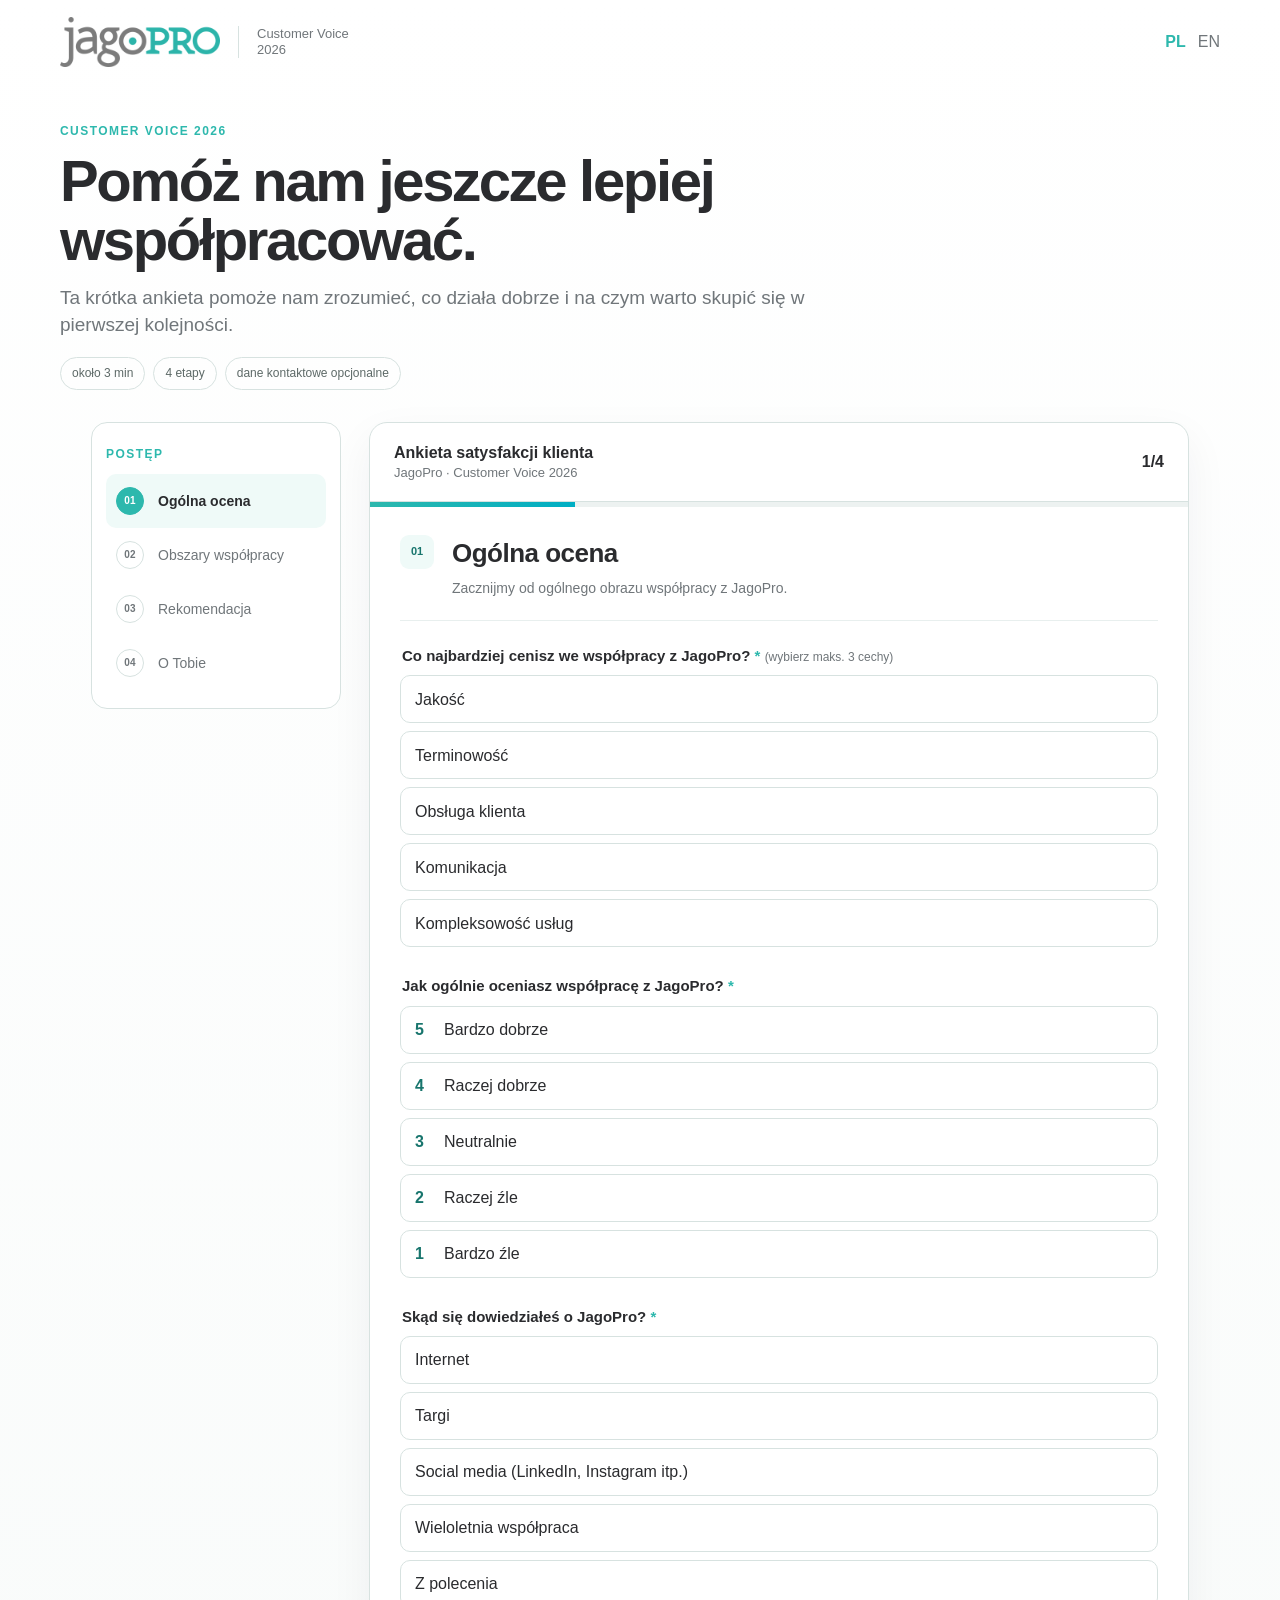
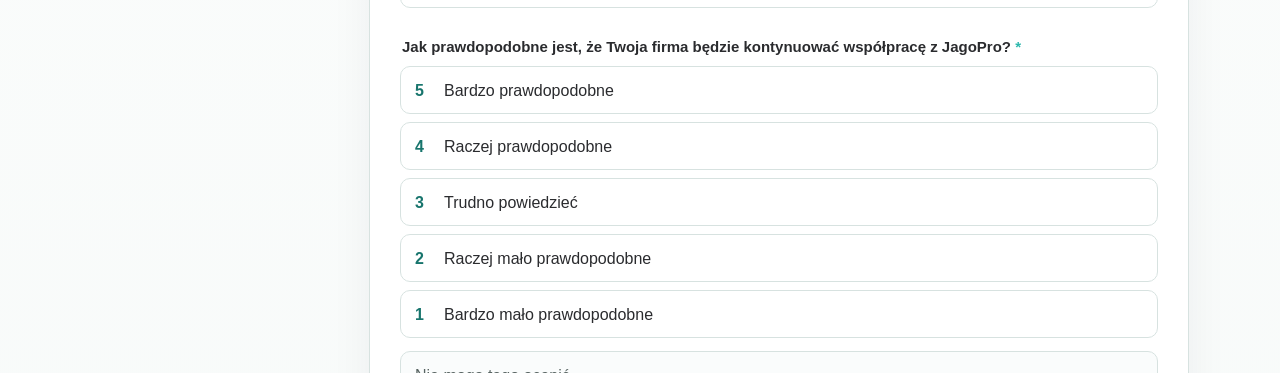
<file: index.html>
<!doctype html><html lang="pl"><head><meta charset="utf-8"><meta name="viewport" content="width=device-width,initial-scale=1"><meta http-equiv="refresh" content="0;url=pl.html"><title>JagoPro Customer Voice</title></head><body><a href="pl.html">Przejdź do ankiety / Open survey</a></body></html>
</file>
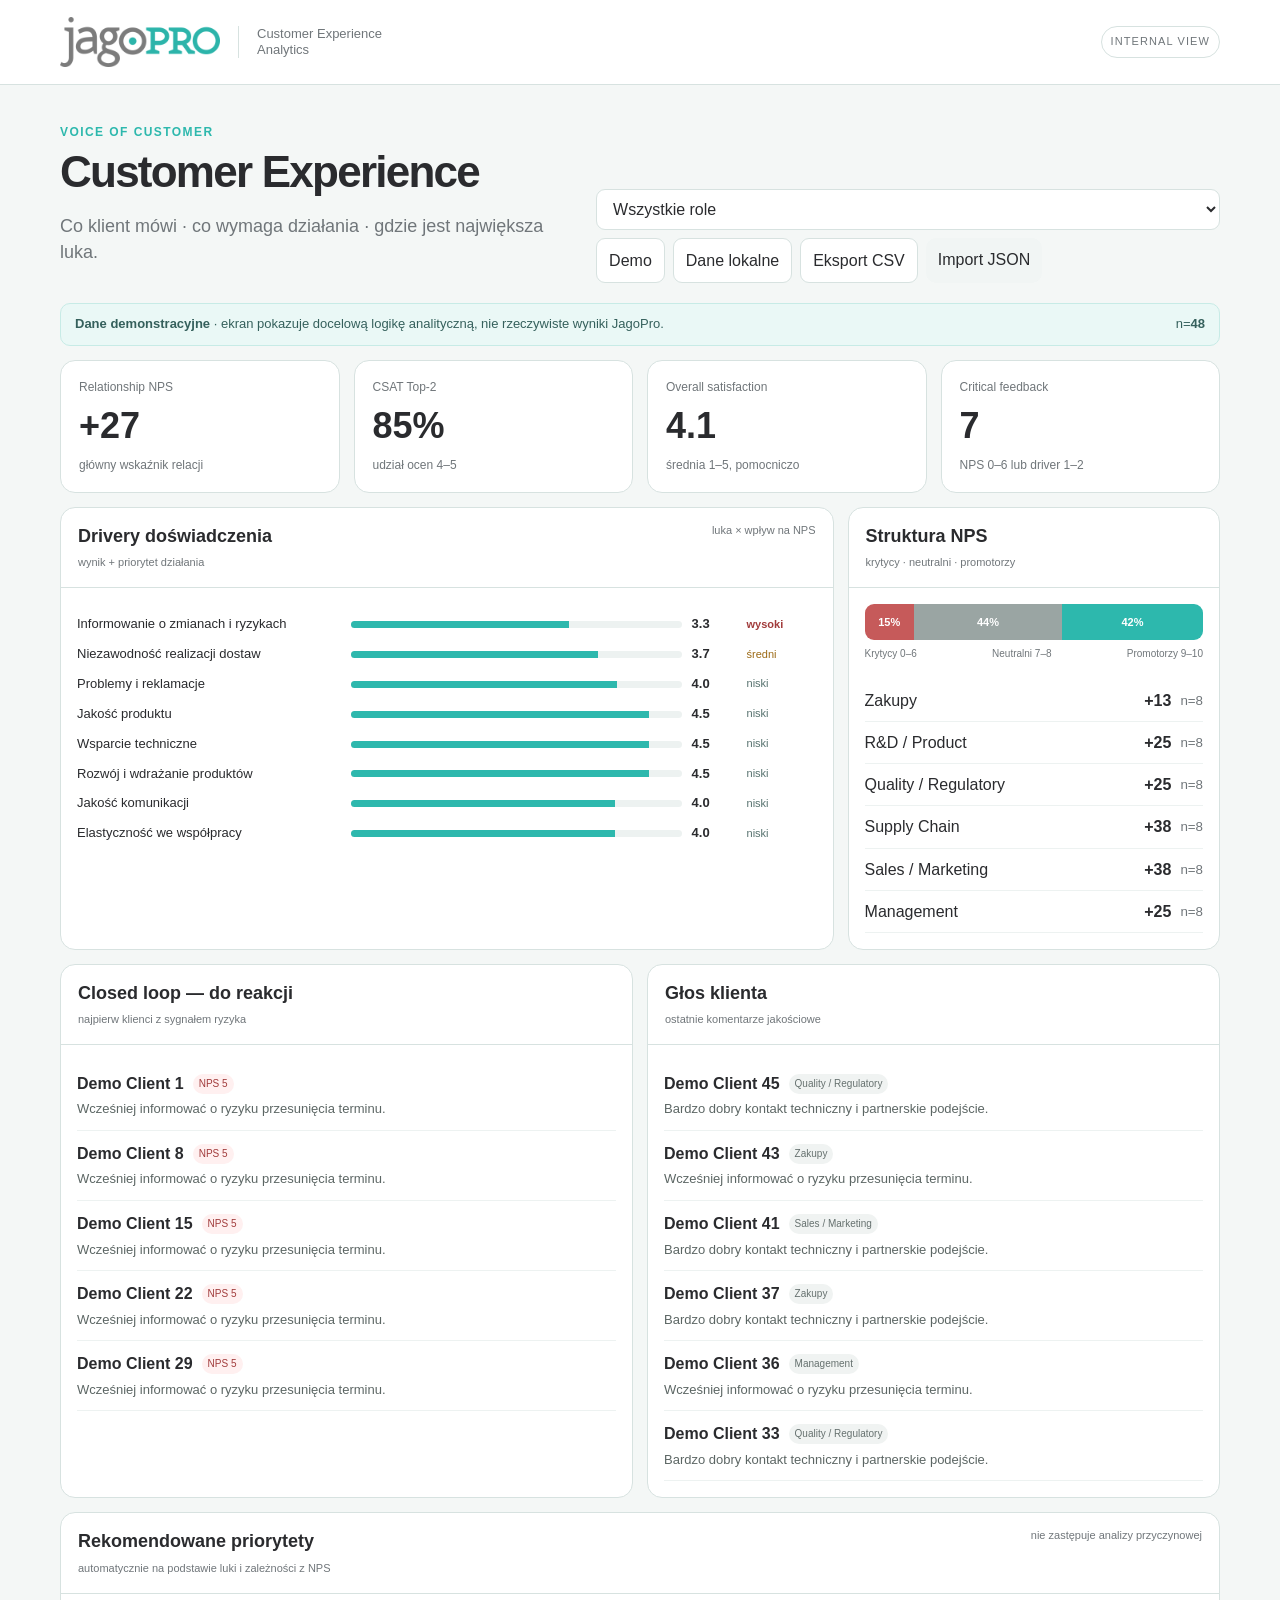
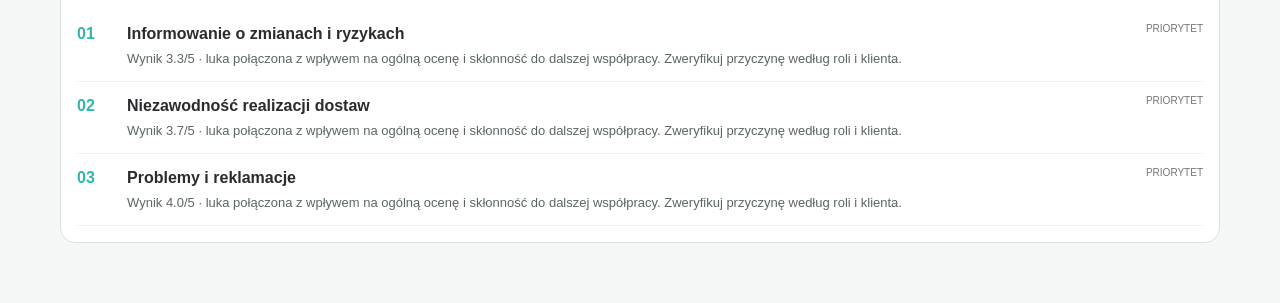
<file: analytics.html>
<!doctype html>
<html lang="pl">
<head>
  <meta charset="utf-8">
  <meta name="viewport" content="width=device-width,initial-scale=1">
  <meta name="theme-color" content="#ffffff">
  <title>JagoPro — Customer Experience Analytics</title>
  <link rel="stylesheet" href="assets/styles.css">
</head>
<body class="admin-body">
  <header class="admin-top">
    <div class="shell topbar">
      <div class="brand">
        <img class="logo" src="assets/jagopro-logo.png" alt="JagoPro">
        <div class="brandline"></div>
        <div class="brandcopy">Customer Experience<br>Analytics</div>
      </div>
      <span class="admin-badge">INTERNAL VIEW</span>
    </div>
  </header>

  <main class="shell analytics-main">
    <div class="analytics-head">
      <div>
        <span class="eyebrow">Voice of Customer</span>
        <h1>Customer Experience</h1>
        <p>Co klient mówi · co wymaga działania · gdzie jest największa luka.</p>
      </div>
      <div class="toolbar">
        <select id="role-filter" aria-label="Filtr roli">
          <option value="all">Wszystkie role</option>
          <option value="procurement">Zakupy</option>
          <option value="rd">R&amp;D / Product</option>
          <option value="quality">Quality / Regulatory</option>
          <option value="supply">Supply Chain</option>
          <option value="sales">Sales / Marketing</option>
          <option value="management">Management</option>
        </select>
        <button id="demo-btn" type="button">Demo</button>
        <button id="local-btn" type="button">Dane lokalne</button>
        <button id="export-btn" type="button">Eksport CSV</button>
        <label class="btn btn-secondary" style="min-width:auto;padding:10px 12px">Import JSON<input id="import-file" type="file" accept="application/json" hidden></label>
      </div>
    </div>

    <div class="demo-strip">
      <div><strong id="data-source">Dane demonstracyjne</strong> · ekran pokazuje docelową logikę analityczną, nie rzeczywiste wyniki JagoPro.</div>
      <div>n=<strong id="response-count">0</strong></div>
    </div>

    <section class="kpi-grid">
      <article class="panel kpi"><div class="kpi-label">Relationship NPS</div><div id="kpi-nps" class="kpi-value">—</div><div class="kpi-sub">główny wskaźnik relacji</div></article>
      <article class="panel kpi"><div class="kpi-label">CSAT Top-2</div><div id="kpi-csat" class="kpi-value">—</div><div class="kpi-sub">udział ocen 4–5</div></article>
      <article class="panel kpi"><div class="kpi-label">Overall satisfaction</div><div id="kpi-overall" class="kpi-value">—</div><div class="kpi-sub">średnia 1–5, pomocniczo</div></article>
      <article class="panel kpi"><div class="kpi-label">Critical feedback</div><div id="kpi-critical" class="kpi-value">—</div><div class="kpi-sub">NPS 0–6 lub driver 1–2</div></article>
    </section>

    <section class="analytics-grid">
      <article class="panel">
        <div class="panel-head"><div><h3>Drivery doświadczenia</h3><span>wynik + priorytet działania</span></div><span>luka × wpływ na NPS</span></div>
        <div class="panel-body"><div id="driver-list" class="driver-list"></div></div>
      </article>
      <article class="panel">
        <div class="panel-head"><div><h3>Struktura NPS</h3><span>krytycy · neutralni · promotorzy</span></div></div>
        <div class="panel-body">
          <div id="nps-stack" class="nps-stack"><div class="nps-d"></div><div class="nps-p"></div><div class="nps-r"></div></div>
          <div class="nps-legend-admin"><span>Krytycy 0–6</span><span>Neutralni 7–8</span><span>Promotorzy 9–10</span></div>
          <div id="role-list" class="role-list"></div>
        </div>
      </article>
    </section>

    <section class="full-grid">
      <article class="panel">
        <div class="panel-head"><div><h3>Closed loop — do reakcji</h3><span>najpierw klienci z sygnałem ryzyka</span></div></div>
        <div class="panel-body"><div id="alert-list" class="alert-list"></div></div>
      </article>
      <article class="panel">
        <div class="panel-head"><div><h3>Głos klienta</h3><span>ostatnie komentarze jakościowe</span></div></div>
        <div class="panel-body"><div id="comment-list" class="comment-list"></div></div>
      </article>
    </section>

    <section class="panel" style="margin-top:14px">
      <div class="panel-head"><div><h3>Rekomendowane priorytety</h3><span>automatycznie na podstawie luki i zależności z NPS</span></div><span>nie zastępuje analizy przyczynowej</span></div>
      <div class="panel-body"><div id="action-list" class="action-list"></div></div>
    </section>
  </main>

  <script src="assets/config.js"></script>
  <script src="assets/analytics.js"></script>
</body>
</html>
</file>
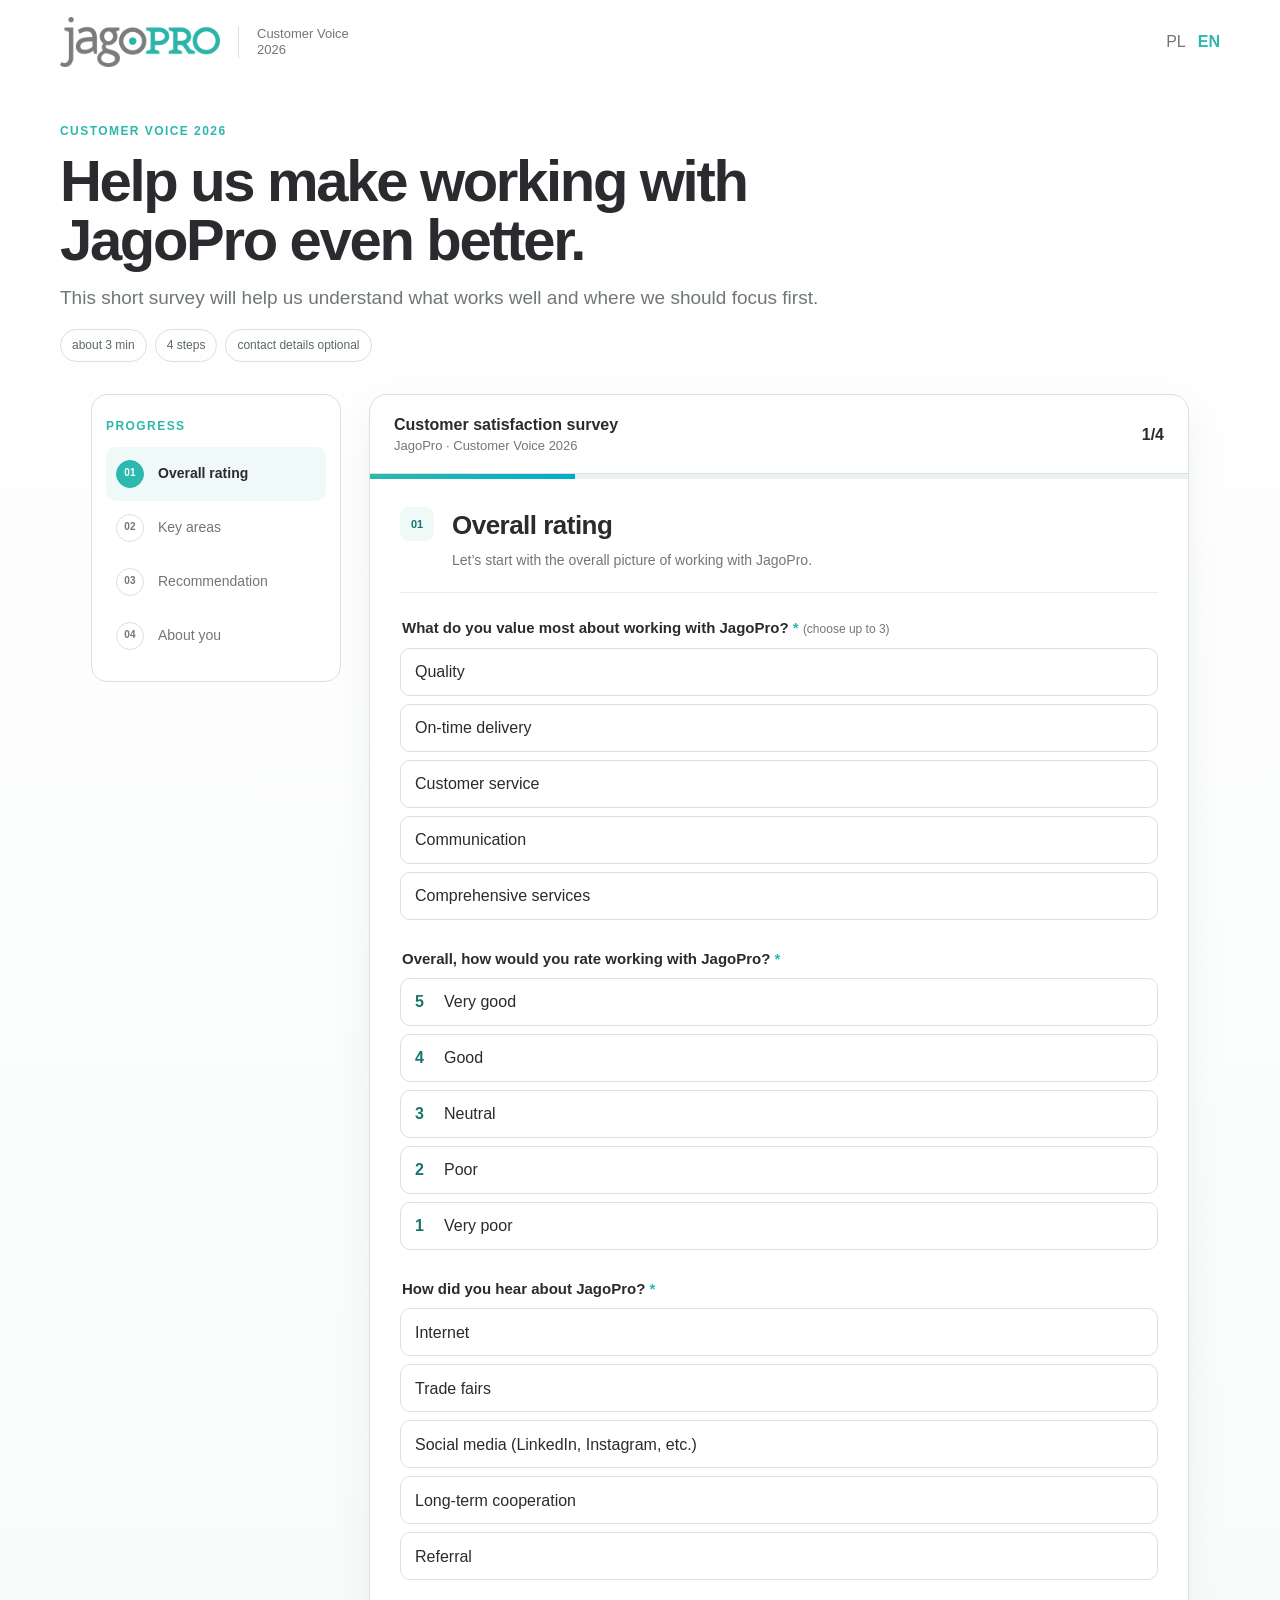
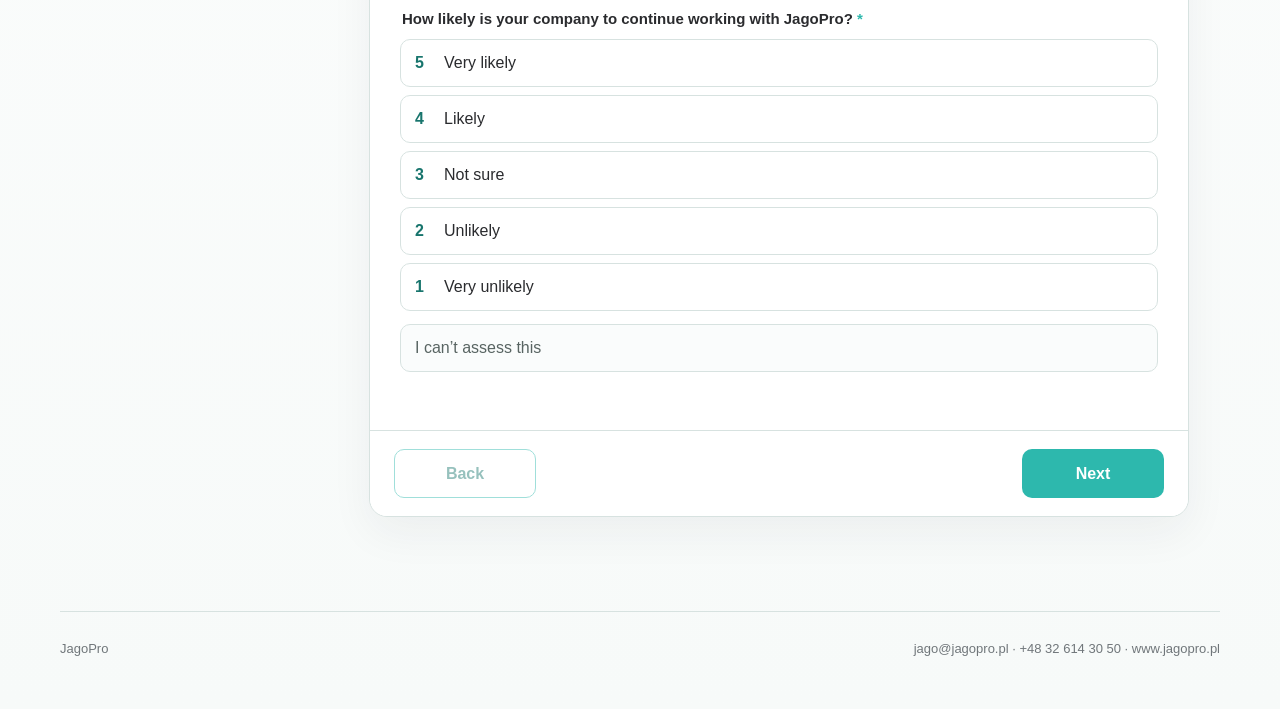
<file: en.html>
<!doctype html>
<html lang="en">
<head>
  <meta charset="utf-8">
  <meta name="viewport" content="width=device-width,initial-scale=1,viewport-fit=cover">
  <meta name="theme-color" content="#ffffff">
  <title>JagoPro — Customer Voice 2026</title>
  <link rel="stylesheet" href="assets/styles.css?v=2.0">
  <link rel="stylesheet" href="assets/survey-v2.css?v=2.0">
</head>
<body data-lang="en">
<header>
  <div class="shell topbar">
    <div class="brand">
      <img class="logo" src="assets/jagopro-logo.png" alt="JagoPro">
      <div class="brandline"></div>
      <div class="brandcopy">Customer Voice<br>2026</div>
    </div>
    <nav class="lang" aria-label="Language"><a href="pl.html">PL</a><a class="active" href="en.html" aria-current="page">EN</a></nav>
  </div>
</header>

<main class="shell survey-page">
  <section class="survey-hero">
    <span class="eyebrow">Customer Voice 2026</span>
    <h1>Help us make working with JagoPro even better.</h1>
    <p>This short survey will help us understand what works well and where we should focus first.</p>
    <div class="survey-meta" aria-label="Survey information">
      <span>about 3 min</span><span>4 steps</span><span>contact details optional</span>
    </div>
  </section>

  <section class="survey-layout survey-layout-v2">
    <aside class="steps steps-v2" aria-label="Survey steps">
      <span class="eyebrow">Progress</span>
      <ol>
        <li><button type="button" class="step-button active" data-step="0"><span class="step-number">01</span><span>Overall rating</span></button></li>
        <li><button type="button" class="step-button" data-step="1" disabled><span class="step-number">02</span><span>Key areas</span></button></li>
        <li><button type="button" class="step-button" data-step="2" disabled><span class="step-number">03</span><span>Recommendation</span></button></li>
        <li><button type="button" class="step-button" data-step="3" disabled><span class="step-number">04</span><span>About you</span></button></li>
      </ol>
    </aside>

    <div class="mobile-stepbar" aria-live="polite">
      <div><span id="mobile-step-count">1 of 4</span><strong id="mobile-step-title">Overall rating</strong></div>
      <div class="mobile-dots" aria-hidden="true"><i class="active"></i><i></i><i></i><i></i></div>
    </div>

    <div class="card survey-card-v2">
      <div id="form-body-wrap">
        <div class="card-head card-head-v2">
          <div><b>Customer satisfaction survey</b><div class="hint">JagoPro · Customer Voice 2026</div></div>
          <b id="step-count">1/4</b>
        </div>
        <div class="progress" aria-hidden="true"><span id="progress-fill"></span></div>

        <form id="feedback-form" novalidate>
          <div class="form-body form-body-v2">
            <section class="section active" data-title="Overall rating">
              <div class="section-heading">
                <span class="section-kicker">01</span>
                <div><h2>Overall rating</h2><p>Let’s start with the overall picture of working with JagoPro.</p></div>
              </div>

              <fieldset class="question question-fieldset" data-required-group="valued_features" data-max-choices="3">
                <legend class="q-label">What do you value most about working with JagoPro? <span class="required">*</span> <span class="optional">(choose up to 3)</span></legend>
                <div class="choice-list">
                  <label><input type="checkbox" name="valued_features" value="quality"><span>Quality</span></label>
                  <label><input type="checkbox" name="valued_features" value="delivery"><span>On-time delivery</span></label>
                  <label><input type="checkbox" name="valued_features" value="customer_service"><span>Customer service</span></label>
                  <label><input type="checkbox" name="valued_features" value="communication"><span>Communication</span></label>
                  <label><input type="checkbox" name="valued_features" value="comprehensive_services"><span>Comprehensive services</span></label>
                </div>
              </fieldset>

              <fieldset class="question question-fieldset" data-required-group="overall">
                <legend class="q-label">Overall, how would you rate working with JagoPro? <span class="required">*</span></legend>
                <div class="choice-list">
                  <label><input type="radio" name="overall" value="5"><span><b>5</b> Very good</span></label>
                  <label><input type="radio" name="overall" value="4"><span><b>4</b> Good</span></label>
                  <label><input type="radio" name="overall" value="3"><span><b>3</b> Neutral</span></label>
                  <label><input type="radio" name="overall" value="2"><span><b>2</b> Poor</span></label>
                  <label><input type="radio" name="overall" value="1"><span><b>1</b> Very poor</span></label>
                </div>
              </fieldset>

              <fieldset class="question question-fieldset" data-required-group="source">
                <legend class="q-label">How did you hear about JagoPro? <span class="required">*</span></legend>
                <div class="choice-list">
                  <label><input type="radio" name="source" value="internet"><span>Internet</span></label>
                  <label><input type="radio" name="source" value="trade_fairs"><span>Trade fairs</span></label>
                  <label><input type="radio" name="source" value="social_media"><span>Social media (LinkedIn, Instagram, etc.)</span></label>
                  <label><input type="radio" name="source" value="long_term_cooperation"><span>Long-term cooperation</span></label>
                  <label><input type="radio" name="source" value="referral"><span>Referral</span></label>
                </div>
              </fieldset>

              <div class="question" id="referral-source-wrap" hidden>
                <label class="q-label" for="referral_source">Who referred you to us?</label>
                <input id="referral_source" name="referral_source" type="text" placeholder="e.g. friend, business partner">
              </div>

              <fieldset class="question question-fieldset" data-required-group="future_relationship">
                <legend class="q-label">How likely is your company to continue working with JagoPro? <span class="required">*</span></legend>
                <div class="choice-list compact-choice-list">
                  <label><input type="radio" name="future_relationship" value="5"><span><b>5</b> Very likely</span></label>
                  <label><input type="radio" name="future_relationship" value="4"><span><b>4</b> Likely</span></label>
                  <label><input type="radio" name="future_relationship" value="3"><span><b>3</b> Not sure</span></label>
                  <label><input type="radio" name="future_relationship" value="2"><span><b>2</b> Unlikely</span></label>
                  <label><input type="radio" name="future_relationship" value="1"><span><b>1</b> Very unlikely</span></label>
                  <label class="neutral-choice-v2"><input type="radio" name="future_relationship" value="na"><span>I can’t assess this</span></label>
                </div>
              </fieldset>
            </section>

            <section class="section" data-title="Key areas">
              <div class="section-heading">
                <span class="section-kicker">02</span>
                <div><h2>How do you rate the individual areas of cooperation?</h2><p>Rate each area on a scale from 1 to 5.</p></div>
              </div>
              <div class="scale-key"><span><b>5</b> very good</span><span><b>3</b> neutral</span><span><b>1</b> very poor</span></div>

              <div class="driver-grid">
                <fieldset class="driver-card" data-required-group="quality"><legend>Product quality</legend><div class="rating-row">
                  <label><input type="radio" name="quality" value="5"><span>5</span></label><label><input type="radio" name="quality" value="4"><span>4</span></label><label><input type="radio" name="quality" value="3"><span>3</span></label><label><input type="radio" name="quality" value="2"><span>2</span></label><label><input type="radio" name="quality" value="1"><span>1</span></label>
                </div></fieldset>
                <fieldset class="driver-card" data-required-group="delivery"><legend>On-time delivery</legend><div class="rating-row">
                  <label><input type="radio" name="delivery" value="5"><span>5</span></label><label><input type="radio" name="delivery" value="4"><span>4</span></label><label><input type="radio" name="delivery" value="3"><span>3</span></label><label><input type="radio" name="delivery" value="2"><span>2</span></label><label><input type="radio" name="delivery" value="1"><span>1</span></label>
                </div></fieldset>
                <fieldset class="driver-card" data-required-group="communication"><legend>Quality of communication and customer service</legend><div class="rating-row">
                  <label><input type="radio" name="communication" value="5"><span>5</span></label><label><input type="radio" name="communication" value="4"><span>4</span></label><label><input type="radio" name="communication" value="3"><span>3</span></label><label><input type="radio" name="communication" value="2"><span>2</span></label><label><input type="radio" name="communication" value="1"><span>1</span></label>
                </div></fieldset>
                <fieldset class="driver-card" data-required-group="proactive"><legend>Communication about changes and risks</legend><div class="rating-row">
                  <label><input type="radio" name="proactive" value="5"><span>5</span></label><label><input type="radio" name="proactive" value="4"><span>4</span></label><label><input type="radio" name="proactive" value="3"><span>3</span></label><label><input type="radio" name="proactive" value="2"><span>2</span></label><label><input type="radio" name="proactive" value="1"><span>1</span></label>
                </div></fieldset>
                <fieldset class="driver-card" data-required-group="flexibility"><legend>Flexibility of cooperation</legend><div class="rating-row">
                  <label><input type="radio" name="flexibility" value="5"><span>5</span></label><label><input type="radio" name="flexibility" value="4"><span>4</span></label><label><input type="radio" name="flexibility" value="3"><span>3</span></label><label><input type="radio" name="flexibility" value="2"><span>2</span></label><label><input type="radio" name="flexibility" value="1"><span>1</span></label>
                </div></fieldset>
                <fieldset class="driver-card" data-required-group="development"><legend>Product development and launch support</legend><div class="rating-row">
                  <label><input type="radio" name="development" value="5"><span>5</span></label><label><input type="radio" name="development" value="4"><span>4</span></label><label><input type="radio" name="development" value="3"><span>3</span></label><label><input type="radio" name="development" value="2"><span>2</span></label><label><input type="radio" name="development" value="1"><span>1</span></label>
                </div></fieldset>
                <fieldset class="driver-card" data-required-group="complaints"><legend>Handling problems and complaints</legend><div class="rating-row">
                  <label><input type="radio" name="complaints" value="5"><span>5</span></label><label><input type="radio" name="complaints" value="4"><span>4</span></label><label><input type="radio" name="complaints" value="3"><span>3</span></label><label><input type="radio" name="complaints" value="2"><span>2</span></label><label><input type="radio" name="complaints" value="1"><span>1</span></label>
                </div></fieldset>
              </div>
            </section>

            <section class="section" data-title="Recommendation">
              <div class="section-heading">
                <span class="section-kicker">03</span>
                <div><h2>Recommendation</h2><p>Finally, we would like to understand your overall willingness to recommend JagoPro.</p></div>
              </div>

              <fieldset class="question question-fieldset" data-required-group="nps">
                <legend class="q-label">How likely are you to recommend JagoPro as a contract manufacturing partner? <span class="required">*</span></legend>
                <div class="rating-row">
                  <label><input type="radio" name="nps" value="1"><span>1</span></label>
                  <label><input type="radio" name="nps" value="2"><span>2</span></label>
                  <label><input type="radio" name="nps" value="3"><span>3</span></label>
                  <label><input type="radio" name="nps" value="4"><span>4</span></label>
                  <label><input type="radio" name="nps" value="5"><span>5</span></label>
                </div>
                <div class="nps-legend"><span>Not at all likely</span><span>Extremely likely</span></div>
              </fieldset>

              <div class="question">
                <label class="q-label" for="additional_comment">Is there anything else you would like to share with us? <span class="optional">(optional)</span></label>
                <textarea id="additional_comment" name="additional_comment" placeholder="You can add another comment, suggestion or additional context."></textarea>
              </div>
            </section>

            <section class="section" data-title="About you">
              <div class="section-heading">
                <span class="section-kicker">04</span>
                <div><h2>About you</h2><p>A few details to help us interpret your feedback correctly.</p></div>
              </div>
              <div class="question">
                <label class="q-label" for="company">Company <span class="required">*</span></label>
                <input id="company" name="company" type="text" autocomplete="organization" placeholder="Company name" required>
              </div>
              <div class="grid-2">
                <div class="question">
                  <label class="q-label" for="role">Which area do you work in? <span class="required">*</span></label>
                  <select id="role" name="role" required>
                    <option value="">Select an area</option>
                    <option value="management">Management / Owner</option>
                    <option value="sales">Commercial / Sales</option>
                    <option value="procurement">Procurement / Supply Chain</option>
                    <option value="rd">R&amp;D / Product Development</option>
                    <option value="quality">Quality / Regulatory</option>
                  </select>
                </div>
                <div class="question">
                  <label class="q-label" for="cooperation">How long have you worked with JagoPro? <span class="required">*</span></label>
                  <select id="cooperation" name="cooperation" required>
                    <option value="">Select a period</option>
                    <option value="lt1">Less than 1 year</option>
                    <option value="1to5">1–5 years</option>
                    <option value="5to10">5–10 years</option>
                    <option value="gt10">More than 10 years</option>
                  </select>
                </div>
              </div>

              <fieldset class="question question-fieldset contact-question" data-required-group="contact_permission">
                <legend class="q-label">May we contact you about this feedback? <span class="required">*</span></legend>
                <div class="binary-choice">
                  <label><input type="radio" name="contact_permission" value="yes"><span>Yes</span></label>
                  <label><input type="radio" name="contact_permission" value="no"><span>No</span></label>
                </div>
              </fieldset>

              <div id="contact-fields" class="contact-fields" hidden>
                <div class="grid-2">
                  <div class="question">
                    <label class="q-label" for="name">Name <span class="optional">(optional)</span></label>
                    <input id="name" name="name" type="text" autocomplete="name" placeholder="Full name">
                  </div>
                  <div class="question">
                    <label class="q-label" for="email">E-mail <span class="required">*</span></label>
                    <input id="email" name="email" type="email" autocomplete="email" placeholder="address@company.com">
                  </div>
                </div>
              </div>
              <p class="privacy-note">We will use your contact details only if we need to clarify your feedback.</p>
            </section>
          </div>

          <div id="validation" class="validation" role="alert" aria-live="assertive"></div>
          <div class="form-actions form-actions-v2">
            <button id="prev-btn" class="btn btn-secondary" type="button">Back</button>
            <button id="next-btn" class="btn btn-primary" type="button">Next</button>
          </div>
        </form>
      </div>

      <div id="success" class="success success-v2" aria-live="polite">
        <div><div class="success-mark">✓</div><h2 tabindex="-1">Thank you for your time.</h2><p>Your feedback will help us work better with you and other customers.</p></div>
      </div>
    </div>
  </section>
</main>

<footer class="shell footer"><span>JagoPro</span><span><a class="footer-link" href="mailto:jago@jagopro.pl">jago@jagopro.pl</a> · +48 32 614 30 50 · <a class="footer-link" href="https://www.jagopro.pl" target="_blank" rel="noopener noreferrer">www.jagopro.pl</a></span></footer>
<script src="assets/config.js?v=2.1"></script>
<script src="assets/survey.js?v=2.1"></script>
</body>
</html>
</file>
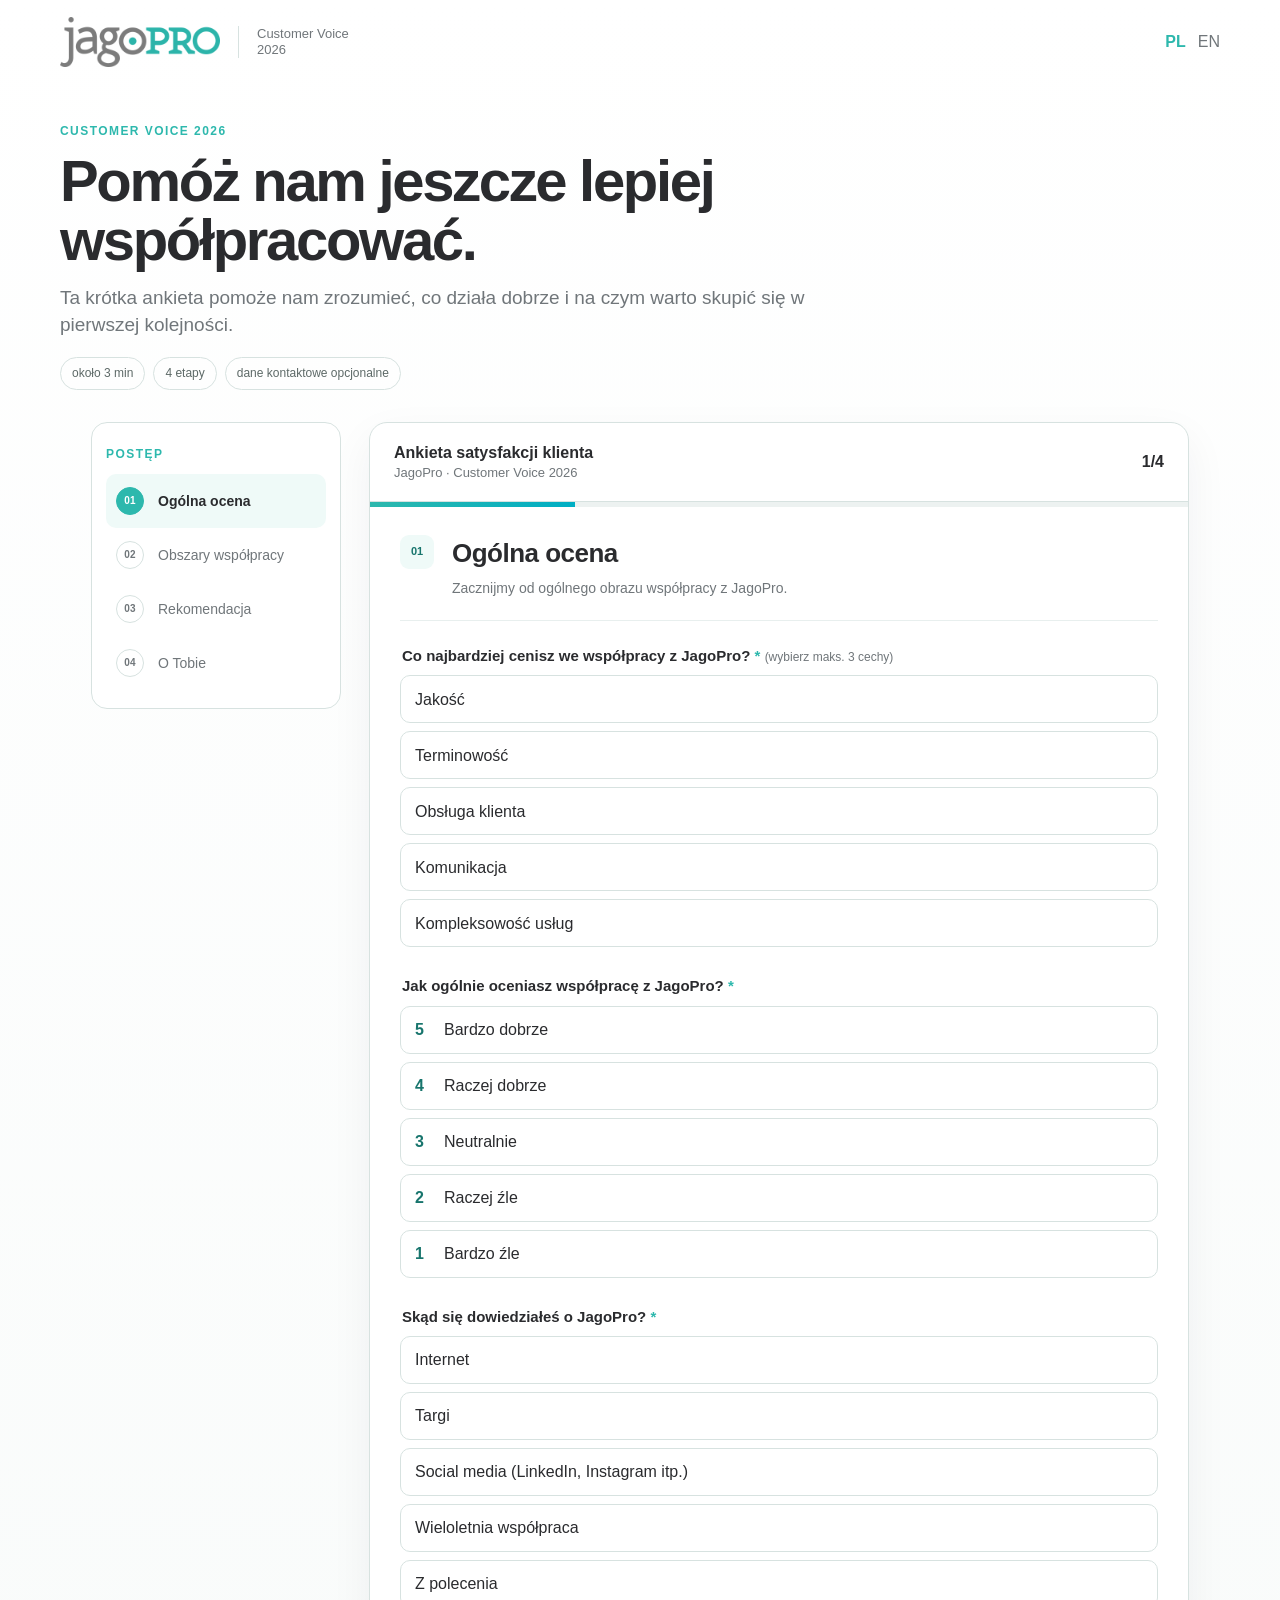
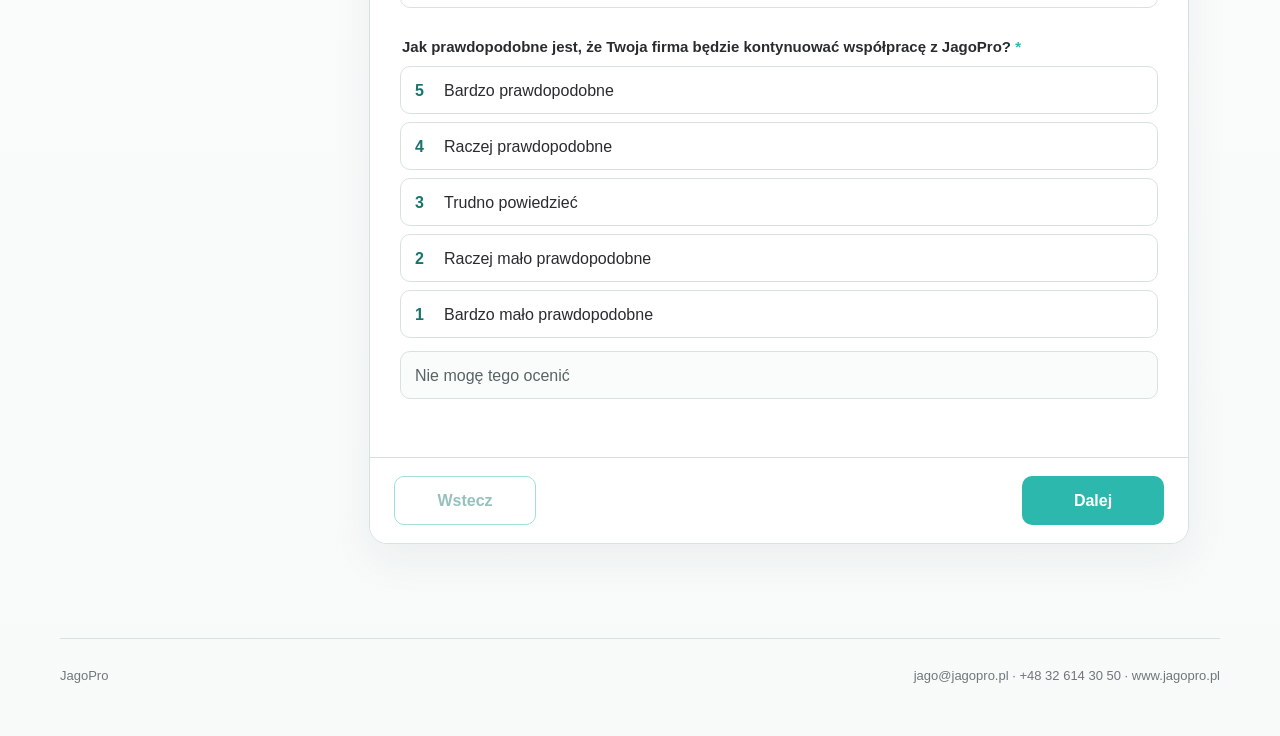
<file: pl.html>
<!doctype html>
<html lang="pl">
<head>
  <meta charset="utf-8">
  <meta name="viewport" content="width=device-width,initial-scale=1,viewport-fit=cover">
  <meta name="theme-color" content="#ffffff">
  <title>JagoPro — Customer Voice 2026</title>
  <link rel="stylesheet" href="assets/styles.css?v=2.0">
  <link rel="stylesheet" href="assets/survey-v2.css?v=2.0">
</head>
<body data-lang="pl">
<header>
  <div class="shell topbar">
    <div class="brand">
      <img class="logo" src="assets/jagopro-logo.png" alt="JagoPro">
      <div class="brandline"></div>
      <div class="brandcopy">Customer Voice<br>2026</div>
    </div>
    <nav class="lang" aria-label="Wybór języka"><a class="active" href="pl.html" aria-current="page">PL</a><a href="en.html">EN</a></nav>
  </div>
</header>

<main class="shell survey-page">
  <section class="survey-hero">
    <span class="eyebrow">Customer Voice 2026</span>
    <h1>Pomóż nam jeszcze lepiej współpracować.</h1>
    <p>Ta krótka ankieta pomoże nam zrozumieć, co działa dobrze i na czym warto skupić się w pierwszej kolejności.</p>
    <div class="survey-meta" aria-label="Informacje o ankiecie">
      <span>około 3 min</span><span>4 etapy</span><span>dane kontaktowe opcjonalne</span>
    </div>
  </section>

  <section class="survey-layout survey-layout-v2">
    <aside class="steps steps-v2" aria-label="Etapy ankiety">
      <span class="eyebrow">Postęp</span>
      <ol>
        <li><button type="button" class="step-button active" data-step="0"><span class="step-number">01</span><span>Ogólna ocena</span></button></li>
        <li><button type="button" class="step-button" data-step="1" disabled><span class="step-number">02</span><span>Obszary współpracy</span></button></li>
        <li><button type="button" class="step-button" data-step="2" disabled><span class="step-number">03</span><span>Rekomendacja</span></button></li>
        <li><button type="button" class="step-button" data-step="3" disabled><span class="step-number">04</span><span>O Tobie</span></button></li>
      </ol>
    </aside>

    <div class="mobile-stepbar" aria-live="polite">
      <div><span id="mobile-step-count">1 z 4</span><strong id="mobile-step-title">Ogólna ocena</strong></div>
      <div class="mobile-dots" aria-hidden="true"><i class="active"></i><i></i><i></i><i></i></div>
    </div>

    <div class="card survey-card-v2">
      <div id="form-body-wrap">
        <div class="card-head card-head-v2">
          <div><b>Ankieta satysfakcji klienta</b><div class="hint">JagoPro · Customer Voice 2026</div></div>
          <b id="step-count">1/4</b>
        </div>
        <div class="progress" aria-hidden="true"><span id="progress-fill"></span></div>

        <form id="feedback-form" novalidate>
          <div class="form-body form-body-v2">
            <section class="section active" data-title="Ogólna ocena">
              <div class="section-heading">
                <span class="section-kicker">01</span>
                <div><h2>Ogólna ocena</h2><p>Zacznijmy od ogólnego obrazu współpracy z JagoPro.</p></div>
              </div>

              <fieldset class="question question-fieldset" data-required-group="valued_features" data-max-choices="3">
                <legend class="q-label">Co najbardziej cenisz we współpracy z JagoPro? <span class="required">*</span> <span class="optional">(wybierz maks. 3 cechy)</span></legend>
                <div class="choice-list">
                  <label><input type="checkbox" name="valued_features" value="quality"><span>Jakość</span></label>
                  <label><input type="checkbox" name="valued_features" value="delivery"><span>Terminowość</span></label>
                  <label><input type="checkbox" name="valued_features" value="customer_service"><span>Obsługa klienta</span></label>
                  <label><input type="checkbox" name="valued_features" value="communication"><span>Komunikacja</span></label>
                  <label><input type="checkbox" name="valued_features" value="comprehensive_services"><span>Kompleksowość usług</span></label>
                </div>
              </fieldset>

              <fieldset class="question question-fieldset" data-required-group="overall">
                <legend class="q-label">Jak ogólnie oceniasz współpracę z JagoPro? <span class="required">*</span></legend>
                <div class="choice-list">
                  <label><input type="radio" name="overall" value="5"><span><b>5</b> Bardzo dobrze</span></label>
                  <label><input type="radio" name="overall" value="4"><span><b>4</b> Raczej dobrze</span></label>
                  <label><input type="radio" name="overall" value="3"><span><b>3</b> Neutralnie</span></label>
                  <label><input type="radio" name="overall" value="2"><span><b>2</b> Raczej źle</span></label>
                  <label><input type="radio" name="overall" value="1"><span><b>1</b> Bardzo źle</span></label>
                </div>
              </fieldset>

              <fieldset class="question question-fieldset" data-required-group="source">
                <legend class="q-label">Skąd się dowiedziałeś o JagoPro? <span class="required">*</span></legend>
                <div class="choice-list">
                  <label><input type="radio" name="source" value="internet"><span>Internet</span></label>
                  <label><input type="radio" name="source" value="trade_fairs"><span>Targi</span></label>
                  <label><input type="radio" name="source" value="social_media"><span>Social media (LinkedIn, Instagram itp.)</span></label>
                  <label><input type="radio" name="source" value="long_term_cooperation"><span>Wieloletnia współpraca</span></label>
                  <label><input type="radio" name="source" value="referral"><span>Z polecenia</span></label>
                </div>
              </fieldset>

              <div class="question" id="referral-source-wrap" hidden>
                <label class="q-label" for="referral_source">Z czyjego polecenia?</label>
                <input id="referral_source" name="referral_source" type="text" placeholder="np. znajomi, partner biznesowy">
              </div>

              <fieldset class="question question-fieldset" data-required-group="future_relationship">
                <legend class="q-label">Jak prawdopodobne jest, że Twoja firma będzie kontynuować współpracę z JagoPro? <span class="required">*</span></legend>
                <div class="choice-list compact-choice-list">
                  <label><input type="radio" name="future_relationship" value="5"><span><b>5</b> Bardzo prawdopodobne</span></label>
                  <label><input type="radio" name="future_relationship" value="4"><span><b>4</b> Raczej prawdopodobne</span></label>
                  <label><input type="radio" name="future_relationship" value="3"><span><b>3</b> Trudno powiedzieć</span></label>
                  <label><input type="radio" name="future_relationship" value="2"><span><b>2</b> Raczej mało prawdopodobne</span></label>
                  <label><input type="radio" name="future_relationship" value="1"><span><b>1</b> Bardzo mało prawdopodobne</span></label>
                  <label class="neutral-choice-v2"><input type="radio" name="future_relationship" value="na"><span>Nie mogę tego ocenić</span></label>
                </div>
              </fieldset>
            </section>

            <section class="section" data-title="Obszary współpracy">
              <div class="section-heading">
                <span class="section-kicker">02</span>
                <div><h2>Jak oceniasz poszczególne obszary współpracy?</h2><p>Oceń każdy obszar w skali od 1 do 5.</p></div>
              </div>
              <div class="scale-key"><span><b>5</b> bardzo dobrze</span><span><b>3</b> neutralnie</span><span><b>1</b> bardzo źle</span></div>

              <div class="driver-grid">
                <fieldset class="driver-card" data-required-group="quality"><legend>Jakość produktu</legend><div class="rating-row">
                  <label><input type="radio" name="quality" value="5"><span>5</span></label><label><input type="radio" name="quality" value="4"><span>4</span></label><label><input type="radio" name="quality" value="3"><span>3</span></label><label><input type="radio" name="quality" value="2"><span>2</span></label><label><input type="radio" name="quality" value="1"><span>1</span></label>
                </div></fieldset>
                <fieldset class="driver-card" data-required-group="delivery"><legend>Terminowość realizacji dostaw</legend><div class="rating-row">
                  <label><input type="radio" name="delivery" value="5"><span>5</span></label><label><input type="radio" name="delivery" value="4"><span>4</span></label><label><input type="radio" name="delivery" value="3"><span>3</span></label><label><input type="radio" name="delivery" value="2"><span>2</span></label><label><input type="radio" name="delivery" value="1"><span>1</span></label>
                </div></fieldset>
                <fieldset class="driver-card" data-required-group="communication"><legend>Jakość komunikacji i obsługi Klienta</legend><div class="rating-row">
                  <label><input type="radio" name="communication" value="5"><span>5</span></label><label><input type="radio" name="communication" value="4"><span>4</span></label><label><input type="radio" name="communication" value="3"><span>3</span></label><label><input type="radio" name="communication" value="2"><span>2</span></label><label><input type="radio" name="communication" value="1"><span>1</span></label>
                </div></fieldset>
                <fieldset class="driver-card" data-required-group="proactive"><legend>Informowanie o zmianach i ryzykach</legend><div class="rating-row">
                  <label><input type="radio" name="proactive" value="5"><span>5</span></label><label><input type="radio" name="proactive" value="4"><span>4</span></label><label><input type="radio" name="proactive" value="3"><span>3</span></label><label><input type="radio" name="proactive" value="2"><span>2</span></label><label><input type="radio" name="proactive" value="1"><span>1</span></label>
                </div></fieldset>
                <fieldset class="driver-card" data-required-group="flexibility"><legend>Elastyczność współpracy</legend><div class="rating-row">
                  <label><input type="radio" name="flexibility" value="5"><span>5</span></label><label><input type="radio" name="flexibility" value="4"><span>4</span></label><label><input type="radio" name="flexibility" value="3"><span>3</span></label><label><input type="radio" name="flexibility" value="2"><span>2</span></label><label><input type="radio" name="flexibility" value="1"><span>1</span></label>
                </div></fieldset>
                <fieldset class="driver-card" data-required-group="development"><legend>Wsparcie w rozwoju i wdrażaniu produktów</legend><div class="rating-row">
                  <label><input type="radio" name="development" value="5"><span>5</span></label><label><input type="radio" name="development" value="4"><span>4</span></label><label><input type="radio" name="development" value="3"><span>3</span></label><label><input type="radio" name="development" value="2"><span>2</span></label><label><input type="radio" name="development" value="1"><span>1</span></label>
                </div></fieldset>
                <fieldset class="driver-card" data-required-group="complaints"><legend>Rozwiązywanie problemów i reklamacji</legend><div class="rating-row">
                  <label><input type="radio" name="complaints" value="5"><span>5</span></label><label><input type="radio" name="complaints" value="4"><span>4</span></label><label><input type="radio" name="complaints" value="3"><span>3</span></label><label><input type="radio" name="complaints" value="2"><span>2</span></label><label><input type="radio" name="complaints" value="1"><span>1</span></label>
                </div></fieldset>
              </div>
            </section>

            <section class="section" data-title="Rekomendacja">
              <div class="section-heading">
                <span class="section-kicker">03</span>
                <div><h2>Rekomendacja</h2><p>Na koniec chcemy poznać Twoją ogólną skłonność do polecenia JagoPro.</p></div>
              </div>

              <fieldset class="question question-fieldset" data-required-group="nps">
                <legend class="q-label">Na ile prawdopodobne jest, że polecisz JagoPro jako partnera w produkcji kontraktowej? <span class="required">*</span></legend>
                <div class="rating-row">
                  <label><input type="radio" name="nps" value="1"><span>1</span></label>
                  <label><input type="radio" name="nps" value="2"><span>2</span></label>
                  <label><input type="radio" name="nps" value="3"><span>3</span></label>
                  <label><input type="radio" name="nps" value="4"><span>4</span></label>
                  <label><input type="radio" name="nps" value="5"><span>5</span></label>
                </div>
                <div class="nps-legend"><span>Zdecydowanie nie</span><span>Zdecydowanie tak</span></div>
              </fieldset>

              <div class="question">
                <label class="q-label" for="additional_comment">Czy jest jeszcze coś, czym chcesz się z nami podzielić? <span class="optional">(opcjonalnie)</span></label>
                <textarea id="additional_comment" name="additional_comment" placeholder="Możesz dodać inną uwagę, sugestię lub dodatkowy kontekst."></textarea>
              </div>
            </section>

            <section class="section" data-title="O Tobie">
              <div class="section-heading">
                <span class="section-kicker">04</span>
                <div><h2>O Tobie</h2><p>Na koniec kilka informacji, które pomogą nam właściwie odczytać Twoją opinię.</p></div>
              </div>
              <div class="question">
                <label class="q-label" for="company">Firma <span class="required">*</span></label>
                <input id="company" name="company" type="text" autocomplete="organization" placeholder="Nazwa firmy" required>
              </div>
              <div class="grid-2">
                <div class="question">
                  <label class="q-label" for="role">W jakim obszarze pracujesz? <span class="required">*</span></label>
                  <select id="role" name="role" required>
                    <option value="">Wybierz obszar</option>
                    <option value="management">Kadra zarządzająca / właściciel</option>
                    <option value="sales">Dział handlowy / Sprzedaż</option>
                    <option value="procurement">Zakupy / Łańcuch dostaw</option>
                    <option value="rd">R&amp;D / Rozwój produktu</option>
                    <option value="quality">Jakość / Regulatory</option>
                  </select>
                </div>
                <div class="question">
                  <label class="q-label" for="cooperation">Jak długo współpracujesz z JagoPro? <span class="required">*</span></label>
                  <select id="cooperation" name="cooperation" required>
                    <option value="">Wybierz okres</option>
                    <option value="lt1">Poniżej 1 roku</option>
                    <option value="1to5">1–5 lat</option>
                    <option value="5to10">5–10 lat</option>
                    <option value="gt10">Powyżej 10 lat</option>
                  </select>
                </div>
              </div>

              <fieldset class="question question-fieldset contact-question" data-required-group="contact_permission">
                <legend class="q-label">Czy możemy skontaktować się z Tobą w sprawie tej opinii? <span class="required">*</span></legend>
                <div class="binary-choice">
                  <label><input type="radio" name="contact_permission" value="yes"><span>Tak</span></label>
                  <label><input type="radio" name="contact_permission" value="no"><span>Nie</span></label>
                </div>
              </fieldset>

              <div id="contact-fields" class="contact-fields" hidden>
                <div class="grid-2">
                  <div class="question">
                    <label class="q-label" for="name">Imię i nazwisko <span class="optional">(opcjonalnie)</span></label>
                    <input id="name" name="name" type="text" autocomplete="name" placeholder="Imię i nazwisko">
                  </div>
                  <div class="question">
                    <label class="q-label" for="email">E-mail <span class="required">*</span></label>
                    <input id="email" name="email" type="email" autocomplete="email" placeholder="adres@firma.pl">
                  </div>
                </div>
              </div>
              <p class="privacy-note">Dane kontaktowe wykorzystamy wyłącznie do ewentualnego doprecyzowania Twojej opinii.</p>
            </section>
          </div>

          <div id="validation" class="validation" role="alert" aria-live="assertive"></div>
          <div class="form-actions form-actions-v2">
            <button id="prev-btn" class="btn btn-secondary" type="button">Wstecz</button>
            <button id="next-btn" class="btn btn-primary" type="button">Dalej</button>
          </div>
        </form>
      </div>

      <div id="success" class="success success-v2" aria-live="polite">
        <div><div class="success-mark">✓</div><h2 tabindex="-1">Dziękujemy za poświęcony czas.</h2><p>Twoja opinia pomoże nam lepiej współpracować z Tobą i innymi klientami.</p></div>
      </div>
    </div>
  </section>
</main>

<footer class="shell footer"><span>JagoPro</span><span><a class="footer-link" href="mailto:jago@jagopro.pl">jago@jagopro.pl</a> · +48 32 614 30 50 · <a class="footer-link" href="https://www.jagopro.pl" target="_blank" rel="noopener noreferrer">www.jagopro.pl</a></span></footer>
<script src="assets/config.js?v=2.1"></script>
<script src="assets/survey.js?v=2.1"></script>
</body>
</html>
</file>
<file: assets/styles.css>
:root{--t:#2db8ad;--c:#00aec4;--g:#2a2b2e;--m:#70767a;--l:#d7e2e0;--bg:#f7faf9;--w:#fff;--red:#c84c4c;--amber:#c58b24}*{box-sizing:border-box}body{margin:0;font-family:Aptos,"Segoe UI",Arial,sans-serif;color:var(--g);background:linear-gradient(180deg,#fff 0,#f7faf9 100%);line-height:1.45}.shell{width:min(1160px,calc(100% - 40px));margin:auto}.topbar,.admin-top .topbar{height:84px;display:flex;align-items:center;justify-content:space-between}.brand{display:flex;align-items:center;gap:18px}.logo{width:160px;height:auto}.brandline{width:1px;height:32px;background:var(--l)}.brandcopy{font-size:13px;color:var(--m);line-height:1.2}.lang a,.toolbar button,.toolbar select,.btn{font:inherit}.lang a{color:var(--m);text-decoration:none;margin-left:12px}.lang a.active{color:var(--t);font-weight:700}.hero{padding:52px 0 28px;display:grid;grid-template-columns:1.15fr .85fr;gap:52px;align-items:center}.eyebrow{font-size:12px;letter-spacing:.12em;text-transform:uppercase;font-weight:700;color:var(--t)}h1{font-size:clamp(36px,5vw,62px);line-height:1.02;margin:12px 0 18px;letter-spacing:-.04em}h2{font-size:28px;margin:0 0 10px}h3{margin:0;font-size:18px}.hero p,.analytics-head p{font-size:18px;color:var(--m);max-width:700px}.molecule{min-height:250px;position:relative;background:radial-gradient(circle at 50% 50%,rgba(45,184,173,.1),transparent 58%)}.molecule:before,.molecule:after{content:"";position:absolute;border:1px solid var(--l);border-radius:50%}.molecule:before{width:210px;height:210px;right:12%;top:10%}.molecule:after{width:95px;height:95px;right:2%;top:0}.dot{position:absolute;width:14px;height:14px;border-radius:50%;background:var(--t);box-shadow:70px 44px 0 var(--c),-55px 80px 0 #f1a01e,100px 145px 0 #a72587,-70px 170px 0 #6e7f82}.survey-layout{display:grid;grid-template-columns:250px 1fr;gap:24px;align-items:start;padding:12px 0 70px}.steps{position:sticky;top:20px;background:#fff;border:1px solid var(--l);border-radius:18px;padding:18px}.steps ol{list-style:none;padding:0;margin:12px 0 0}.steps li{padding:12px;border-left:2px solid var(--l);color:var(--m);font-size:14px}.steps li.active{border-color:var(--t);color:var(--g);font-weight:700}.steps li.done{color:var(--t)}.card{background:#fff;border:1px solid var(--l);border-radius:20px;box-shadow:0 18px 50px rgba(42,43,46,.06);overflow:hidden}.card-head{padding:22px 26px;border-bottom:1px solid var(--l);display:flex;align-items:center;justify-content:space-between}.progress{height:5px;background:#edf2f1}.progress span{display:block;height:100%;background:linear-gradient(90deg,var(--t),var(--c));transition:.25s}.form-body{padding:26px}.section{display:none}.section.active{display:block}.question{margin:0 0 24px}.q-label{display:block;font-weight:700;margin-bottom:9px}.hint,.privacy-note{display:block;color:var(--m);font-size:13px}.required{color:var(--t)}input[type=text],input[type=email],select,textarea{width:100%;padding:13px 14px;border:1px solid #cfdad8;border-radius:10px;background:#fff;color:var(--g);font:inherit}textarea{min-height:105px;resize:vertical}input:focus,select:focus,textarea:focus{outline:2px solid rgba(45,184,173,.18);border-color:var(--t)}.choice-grid,.scale5{display:grid;grid-template-columns:repeat(2,minmax(0,1fr));gap:9px}.choice input,.nps-option input,.matrix-radio{position:absolute;opacity:0;pointer-events:none}.choice label,.nps-option label{display:block;border:1px solid var(--l);border-radius:10px;padding:11px 12px;cursor:pointer}.choice input:checked+label,.nps-option input:checked+label{border-color:var(--t);background:#effaf8;color:#176b65;font-weight:700}.nps-grid{display:grid;grid-template-columns:repeat(11,1fr);gap:6px}.nps-option label{text-align:center;padding:10px 3px}.nps-legend{display:flex;justify-content:space-between;color:var(--m);font-size:12px;margin-top:7px}.matrix-wrap{overflow-x:auto;border:1px solid var(--l);border-radius:12px}.matrix{width:100%;border-collapse:collapse;min-width:700px}.matrix th,.matrix td{border-bottom:1px solid #e8efee;padding:10px;text-align:center}.matrix th:first-child,.matrix td:first-child{text-align:left}.matrix tr:last-child td{border-bottom:0}.matrix-radio+label{display:inline-grid;place-items:center;width:34px;height:34px;border-radius:50%;border:1px solid var(--l);cursor:pointer}.matrix-radio:checked+label{background:var(--t);border-color:var(--t);color:#fff}.form-actions{display:flex;justify-content:space-between;padding:20px 26px;border-top:1px solid var(--l)}.btn{border:0;border-radius:10px;padding:12px 20px;cursor:pointer}.btn-primary{background:var(--t);color:#fff;font-weight:700}.btn-secondary{background:#f1f5f4;color:var(--g)}.btn:disabled{opacity:.45;cursor:not-allowed}.validation{display:none;margin:0 26px 16px;color:#9d3131;background:#fff1f1;padding:10px 12px;border-radius:9px}.validation.show{display:block}.success{display:none;min-height:420px;place-items:center;text-align:center;padding:30px}.success.active{display:grid}.success-mark{width:58px;height:58px;border-radius:50%;display:grid;place-items:center;background:#e6f8f5;color:var(--t);font-size:30px;font-weight:700;margin:0 auto 15px}.grid-2{display:grid;grid-template-columns:1fr 1fr;gap:16px}.footer{display:flex;justify-content:space-between;color:var(--m);font-size:13px;padding:28px 0 50px;border-top:1px solid var(--l)}.admin-body{background:#f4f7f6}.admin-top{background:#fff;border-bottom:1px solid var(--l)}.admin-badge{font-size:11px;letter-spacing:.1em;color:var(--m);border:1px solid var(--l);padding:7px 9px;border-radius:999px}.analytics-main{padding:34px 0 60px}.analytics-head{display:flex;justify-content:space-between;gap:24px;align-items:end}.analytics-head h1{font-size:44px;margin:8px 0}.toolbar{display:flex;gap:8px;flex-wrap:wrap}.toolbar button,.toolbar select{border:1px solid var(--l);background:#fff;padding:10px 12px;border-radius:9px;color:var(--g)}.demo-strip{margin:20px 0 14px;background:#eaf8f6;border:1px solid #c7ebe6;padding:11px 14px;border-radius:10px;display:flex;justify-content:space-between;color:#35605c;font-size:13px}.kpi-grid{display:grid;grid-template-columns:repeat(4,1fr);gap:14px}.panel{background:#fff;border:1px solid var(--l);border-radius:15px;overflow:hidden}.kpi{padding:18px}.kpi-label,.kpi-sub{color:var(--m);font-size:12px}.kpi-value{font-size:36px;font-weight:700;margin:4px 0}.analytics-grid,.full-grid{display:grid;grid-template-columns:1.35fr .65fr;gap:14px;margin-top:14px}.full-grid{grid-template-columns:1fr 1fr}.panel-head{padding:15px 17px;border-bottom:1px solid var(--l);display:flex;justify-content:space-between;gap:12px}.panel-head span{font-size:11px;color:var(--m)}.panel-body{padding:16px}.driver-row{display:grid;grid-template-columns:minmax(170px,1.6fr) 2fr 45px 70px;gap:10px;align-items:center;margin:11px 0;font-size:13px}.bar{height:7px;background:#edf2f1;border-radius:99px;overflow:hidden}.bar span{display:block;height:100%;background:var(--t)}.driver-score{font-weight:700}.priority{font-size:11px;color:#55706d}.priority.medium{color:#9c6a15}.priority.high{color:#a13b3b;font-weight:700}.nps-stack{display:grid;grid-template-columns:var(--detractors,33%) var(--passives,34%) var(--promoters,33%);height:36px;border-radius:9px;overflow:hidden;color:#fff;font-size:11px;font-weight:700;text-align:center;line-height:36px}.nps-d{background:#c65a5a}.nps-p{background:#9aa5a3}.nps-r{background:var(--t)}.nps-legend-admin{display:flex;justify-content:space-between;font-size:10px;color:var(--m);margin:7px 0 18px}.role-row,.alert-top,.comment-top{display:flex;align-items:center;gap:9px}.role-row{padding:9px 0;border-bottom:1px solid #edf2f1}.role-row span{flex:1}.role-row small{color:var(--m)}.alert-item,.comment-item{padding:11px 0;border-bottom:1px solid #edf2f1}.alert-item p,.comment-item p,.action-item p{margin:5px 0 0;color:#5c6664;font-size:13px}.tag{font-size:10px;padding:3px 6px;border-radius:999px}.tag.red{background:#fff0f0;color:#a13b3b}.tag.gray{background:#f0f3f2;color:#66716f}.action-item{display:grid;grid-template-columns:38px 1fr auto;gap:12px;padding:12px 0;border-bottom:1px solid #edf2f1}.action-num{color:var(--t);font-weight:700}.action-impact{font-size:10px;color:var(--m)}.empty{color:var(--m);font-size:13px;padding:10px 0}@media(max-width:850px){.hero,.survey-layout,.analytics-grid,.full-grid{grid-template-columns:1fr}.molecule{display:none}.steps{position:static}.steps ol{display:flex;overflow:auto}.steps li{min-width:max-content;border-left:0;border-bottom:2px solid var(--l)}.kpi-grid{grid-template-columns:repeat(2,1fr)}.analytics-head{align-items:flex-start;flex-direction:column}.driver-row{grid-template-columns:1.6fr 1fr 40px}.priority{display:none}}@media(max-width:560px){.shell{width:min(100% - 24px,1160px)}.topbar{height:70px}.logo{width:128px}.brandcopy,.brandline{display:none}.hero{padding-top:28px}.choice-grid,.scale5,.grid-2{grid-template-columns:1fr}.nps-grid{grid-template-columns:repeat(6,1fr)}.form-body{padding:20px 16px}.form-actions{padding:16px}.kpi-grid{grid-template-columns:1fr 1fr}.footer{flex-direction:column;gap:8px}.toolbar{width:100%}.toolbar>*{flex:1}.demo-strip{gap:10px;flex-direction:column}}
</file>
<file: assets/survey-v2.css>
/* JagoPro Customer Voice 2.0 — adaptive survey UI */
:root{--survey-max:820px;--touch:48px;--surface:#fff;--surface-soft:#f7faf9;--surface-accent:#effaf8;--ink:#2a2b2e;--muted:#70767a;--line:#d7e2e0;--brand:#2db8ad;--brand-dark:#18756d;--danger:#9d3131}html{scroll-behavior:smooth}body{min-width:320px}.survey-page{padding-bottom:24px}.survey-hero{max-width:900px;padding:34px 0 26px}.survey-hero h1{font-size:clamp(36px,4.8vw,58px);max-width:850px;margin:10px 0 14px}.survey-hero p{margin:0;max-width:760px;color:var(--muted);font-size:clamp(16px,1.6vw,19px)}.survey-meta{display:flex;flex-wrap:wrap;gap:8px;margin-top:18px}.survey-meta span{border:1px solid var(--line);background:rgba(255,255,255,.72);border-radius:999px;padding:7px 11px;color:#5d6967;font-size:12px}.survey-layout-v2{grid-template-columns:250px minmax(0,var(--survey-max));justify-content:center;gap:28px;padding-top:6px}.steps-v2{top:24px;border-radius:16px;padding:18px 14px;box-shadow:none}.steps-v2 ol{margin-top:10px}.steps-v2 li{padding:0;border:0}.step-button{width:100%;min-height:54px;display:grid;grid-template-columns:34px 1fr;gap:8px;align-items:center;text-align:left;border:0;background:transparent;color:var(--muted);border-radius:10px;padding:8px 10px;font:inherit;cursor:default}.step-button:not(:disabled){cursor:pointer}.step-button:not(:disabled):hover,.step-button:not(:disabled):focus-visible{background:#f2faf8;outline:none}.step-button.active{background:#effaf8;color:var(--ink);font-weight:700}.step-button.done{color:var(--brand-dark)}.step-number{width:28px;height:28px;border:1px solid var(--line);border-radius:50%;display:grid;place-items:center;font-size:10px;font-weight:800;letter-spacing:.03em;background:#fff}.step-button.active .step-number{background:var(--brand);border-color:var(--brand);color:#fff}.step-button.done .step-number{border-color:#a7ddd7;color:var(--brand-dark)}.mobile-stepbar{display:none}.survey-card-v2{width:100%;max-width:var(--survey-max);border-radius:18px;box-shadow:0 16px 44px rgba(42,43,46,.055)}.card-head-v2{padding:18px 24px}.form-body-v2{padding:28px 30px 30px}.section-heading{display:grid;grid-template-columns:40px 1fr;gap:12px;align-items:start;padding-bottom:22px;margin-bottom:24px;border-bottom:1px solid #e8efee}.section-heading h2{margin:0 0 5px;font-size:26px;letter-spacing:-.02em}.section-heading p{margin:0;color:var(--muted);font-size:14px}.section-kicker{width:34px;height:34px;display:grid;place-items:center;border-radius:9px;background:#effaf8;color:var(--brand-dark);font-size:11px;font-weight:800}.question{margin-bottom:28px}.question-fieldset,.driver-card{border:0;padding:0;margin-left:0;margin-right:0;min-inline-size:0}.q-label{font-size:15px;line-height:1.42}.optional{font-size:12px;font-weight:400;color:var(--muted)}input[type=text],input[type=email],select{min-height:52px}input[type=text],input[type=email],select,textarea{border-radius:11px;border-color:#cdd9d7;transition:border-color .15s,box-shadow .15s}input[type=text]:focus,input[type=email]:focus,select:focus,textarea:focus{outline:none;border-color:var(--brand);box-shadow:0 0 0 3px rgba(45,184,173,.12)}input::placeholder,textarea::placeholder{color:#7b8583;opacity:1}.nps-grid-v2{display:grid;grid-template-columns:repeat(11,minmax(44px,1fr));gap:6px}.nps-grid-v2 label,.rating-row label,.choice-list label,.binary-choice label{position:relative;display:block}.nps-grid-v2 input,.rating-row input,.choice-list input,.binary-choice input{position:absolute;opacity:0;pointer-events:none}.nps-grid-v2 span{min-height:var(--touch);display:grid;place-items:center;border:1px solid var(--line);border-radius:10px;background:#fff;cursor:pointer;transition:.15s}.nps-grid-v2 input:checked+span,.rating-row input:checked+span,.choice-list input:checked+span,.binary-choice input:checked+span{background:var(--surface-accent);border-color:var(--brand);color:var(--brand-dark);font-weight:700;box-shadow:inset 0 0 0 1px var(--brand)}.nps-grid-v2 input:focus-visible+span,.rating-row input:focus-visible+span,.choice-list input:focus-visible+span,.binary-choice input:focus-visible+span{outline:3px solid rgba(45,184,173,.2);outline-offset:2px}.choice-list{display:grid;grid-template-columns:1fr;gap:8px}.choice-list label>span{min-height:48px;display:flex;align-items:center;gap:9px;padding:11px 14px;border:1px solid var(--line);border-radius:10px;background:#fff;cursor:pointer}.choice-list label>span b{width:20px;color:var(--brand-dark)}.neutral-choice-v2{margin-top:5px}.neutral-choice-v2>span{background:#fafcfc!important;color:#586462}.scale-key{display:flex;flex-wrap:wrap;gap:8px 16px;padding:11px 13px;margin:-6px 0 15px;border:1px solid #e2ebe9;background:#fafcfc;border-radius:10px;color:var(--muted);font-size:12px}.scale-key b{color:var(--ink)}.driver-grid{display:grid;grid-template-columns:repeat(2,minmax(0,1fr));gap:12px}.driver-card{border:1px solid var(--line);border-radius:13px;padding:15px;background:#fff}.driver-card legend{float:left;width:100%;min-height:42px;margin:0 0 10px;font-size:14px;font-weight:700;line-height:1.35}.driver-card legend+*{clear:both}.rating-row{display:grid;grid-template-columns:repeat(6,1fr);gap:5px}.rating-row span{min-height:44px;display:grid;place-items:center;border:1px solid var(--line);border-radius:9px;background:#fff;cursor:pointer}.rating-row .na span{background:#fafcfc}.binary-choice{display:grid;grid-template-columns:repeat(2,minmax(0,180px));gap:8px}.binary-choice label>span{min-height:48px;display:grid;place-items:center;border:1px solid var(--line);border-radius:10px;cursor:pointer}.contact-fields{margin:-6px 0 24px;padding:18px;border:1px solid #dce9e7;border-radius:12px;background:#f9fcfb}.contact-fields[hidden]{display:none}.privacy-note{margin-top:-10px;line-height:1.5}.form-actions-v2{position:relative;gap:12px;padding:18px 24px;background:rgba(255,255,255,.96)}.form-actions-v2 .btn{min-width:142px;min-height:48px;padding:12px 22px;border-radius:10px;font-weight:700}.form-actions-v2 .btn-secondary{background:#fff;color:var(--brand-dark);border:1px solid var(--brand)}.form-actions-v2 .btn-secondary:not(:disabled):hover{background:#effaf8}.validation{margin:0 24px 0;border:1px solid #f1cccc}.validation.show{margin-bottom:0}.success-v2{min-height:470px}.footer-link{color:inherit;text-decoration:none;text-underline-offset:3px}.footer-link:hover,.footer-link:focus-visible{text-decoration:underline}.sr-only{position:absolute!important;width:1px!important;height:1px!important;padding:0!important;margin:-1px!important;overflow:hidden!important;clip:rect(0,0,0,0)!important;white-space:nowrap!important;border:0!important}@media(max-width:900px){.survey-layout-v2{grid-template-columns:1fr;gap:12px}.steps-v2{display:none}.mobile-stepbar{display:flex;justify-content:space-between;align-items:end;gap:16px;padding:11px 4px 2px}.mobile-stepbar span{display:block;color:var(--muted);font-size:11px;text-transform:uppercase;letter-spacing:.08em;font-weight:700}.mobile-stepbar strong{display:block;margin-top:2px;font-size:16px}.mobile-dots{display:flex;gap:5px;padding-bottom:5px}.mobile-dots i{width:7px;height:7px;border-radius:50%;background:#d8e4e2}.mobile-dots i.active,.mobile-dots i.done{background:var(--brand)}.survey-card-v2{max-width:none}}@media(max-width:620px){.shell{width:min(100% - 24px,1160px)}.topbar{height:68px}.logo{width:128px}.brandline,.brandcopy{display:none}.survey-hero{padding:22px 0 12px}.survey-hero .eyebrow{display:none}.survey-hero h1{font-size:clamp(31px,9vw,40px);margin-top:0}.survey-hero p{font-size:15px}.survey-meta{margin-top:13px}.survey-meta span{padding:6px 9px;font-size:11px}.survey-card-v2{border-radius:14px;box-shadow:0 10px 28px rgba(42,43,46,.045)}.card-head-v2{display:none}.progress{height:4px}.form-body-v2{padding:21px 16px 28px}.section-heading{grid-template-columns:34px 1fr;gap:9px;padding-bottom:17px;margin-bottom:21px}.section-heading h2{font-size:23px}.section-heading p{font-size:13px}.section-kicker{width:30px;height:30px}.question{margin-bottom:24px}.q-label{font-size:15px}textarea{min-height:112px;font-size:16px}input[type=text],input[type=email],select{font-size:16px}.nps-grid-v2{grid-template-columns:repeat(6,minmax(44px,1fr));gap:7px}.nps-grid-v2 label:last-child{grid-column:auto}.nps-legend{font-size:11px}.driver-grid{grid-template-columns:1fr}.driver-card{padding:14px}.driver-card legend{min-height:auto;margin-bottom:12px}.rating-row span{min-height:48px}.grid-2{grid-template-columns:1fr}.binary-choice{grid-template-columns:1fr 1fr}.form-actions-v2{position:sticky;bottom:0;z-index:10;padding:12px 16px calc(12px + env(safe-area-inset-bottom));border-top:1px solid var(--line);box-shadow:0 -10px 24px rgba(42,43,46,.05)}.form-actions-v2 .btn{flex:1;min-width:0;min-height:50px}.validation{margin:0 16px}.success-v2{min-height:360px;padding:28px 18px}.footer{padding-bottom:calc(36px + env(safe-area-inset-bottom))}}@media(pointer:coarse){.lang a{display:inline-grid;place-items:center;min-width:44px;min-height:44px;margin-left:4px}.step-button{min-height:58px}.rating-row span,.nps-grid-v2 span,.choice-list label>span,.binary-choice label>span{min-height:48px}}@media(prefers-reduced-motion:reduce){html{scroll-behavior:auto}*,*::before,*::after{scroll-behavior:auto!important;transition-duration:.01ms!important;animation-duration:.01ms!important;animation-iteration-count:1!important}}
</file>
